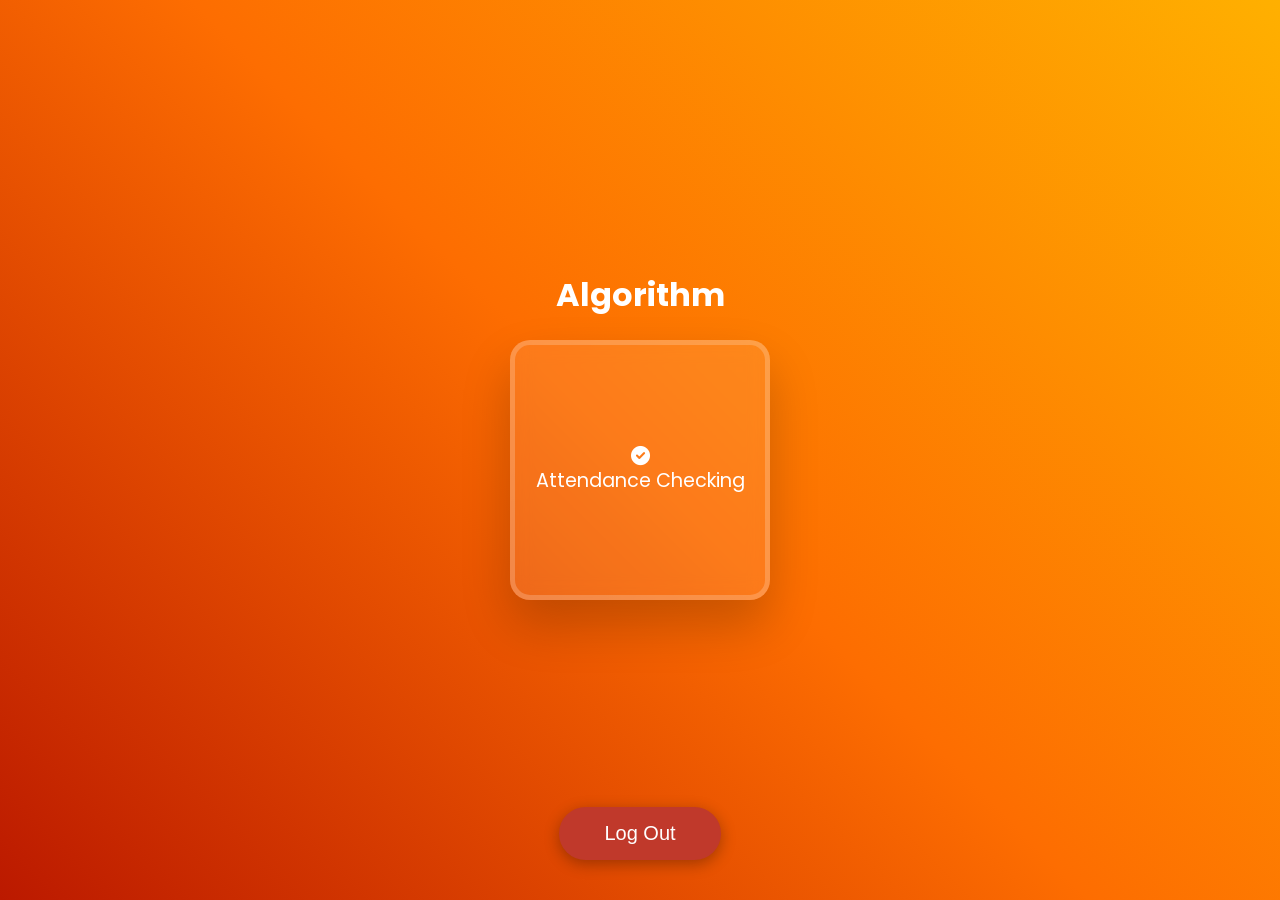
<file: templates/algo.html>
<!DOCTYPE html>
<html lang="en">
<head>
    <meta charset="UTF-8">
    <meta name="viewport" content="width=device-width, initial-scale=1.0">
    <title>Algorithm</title>

    <!-- Font Awesome Icons CDN -->
    <link rel="stylesheet" href="https://cdnjs.cloudflare.com/ajax/libs/font-awesome/6.0.0-beta3/css/all.min.css">
    <!-- Google Font: Poppins for body, Playfair Display for headings -->
    <link href="https://fonts.googleapis.com/css2?family=Poppins:wght@400;600&family=Playfair+Display:wght@600&display=swap" rel="stylesheet">

    <style>
        /* Your existing styles here */
        body {
            font-family: 'Poppins', sans-serif;
            display: flex;
            flex-direction: column;
            align-items: center;
            justify-content: center;
            height: 100vh;
            margin: 0;
            background: linear-gradient(45deg, #bb1900, #fd6d01, #ffb000);
            color: #FFFFFF;
            overflow: hidden;
            position: relative;
            perspective: 1000px;
        }

        /* Container and Box styling */
        .container {
            display: flex;
            justify-content: center;
            gap: 50px;
            margin-bottom: 50px;
            z-index: 10;
            position: relative;
        }

        .box {
            width: 250px;
            height: 250px;
            display: flex;
            flex-direction: column;
            align-items: center;
            justify-content: center;
            font-size: 1.2rem;
            color: #FFFFFF;
            background: rgba(255, 255, 255, 0.1);
            backdrop-filter: blur(10px);
            border: 5px solid rgba(255, 255, 255, 0.2);
            text-align: center;
            cursor: pointer;
            transition: all 0.4s ease;
            box-shadow: 0 25px 50px rgba(0, 0, 0, 0.2);
            border-radius: 20px;
            position: relative;
            z-index: 2;
        }

        .logout-btn {
            padding: 15px 45px;
            font-size: 20px;
            color: #FFFFFF;
            background-color: #C0392B;
            border: none;
            border-radius: 40px;
            cursor: pointer;
            box-shadow: 0 4px 15px rgba(0, 0, 0, 0.3);
            transition: all 0.4s ease;
            position: fixed;
            bottom: 40px;
            z-index: 10;
        }

        .logout-btn:hover {
            background-color: #E74C3C;
            box-shadow: 0 6px 25px rgba(0, 0, 0, 0.4);
            transform: translateY(-6px);
        }
    </style>
</head>
<body>

    <h1>Algorithm</h1>

    <div class="container">
        <!-- Box: Attendance Checking -->
        <div class="box" onclick="handleAttendanceClick()">
            <i class="fas fa-check-circle"></i>
            Attendance Checking
        </div>
    </div>

    <!-- Logout Button -->
    <button class="logout-btn" onclick="confirmLogout()">Log Out</button>

    <script>
        // Function to handle Attendance Checking click event
        function handleAttendanceClick() {
            window.location.href = 'checkAalgo.html'; // Redirect to checkAalgo.html
        }

        // Function to confirm logout action
        function confirmLogout() {
            window.location.href = 'index.html'; // Redirect to index.html
        }
    </script>

</body>
</html>
</file>
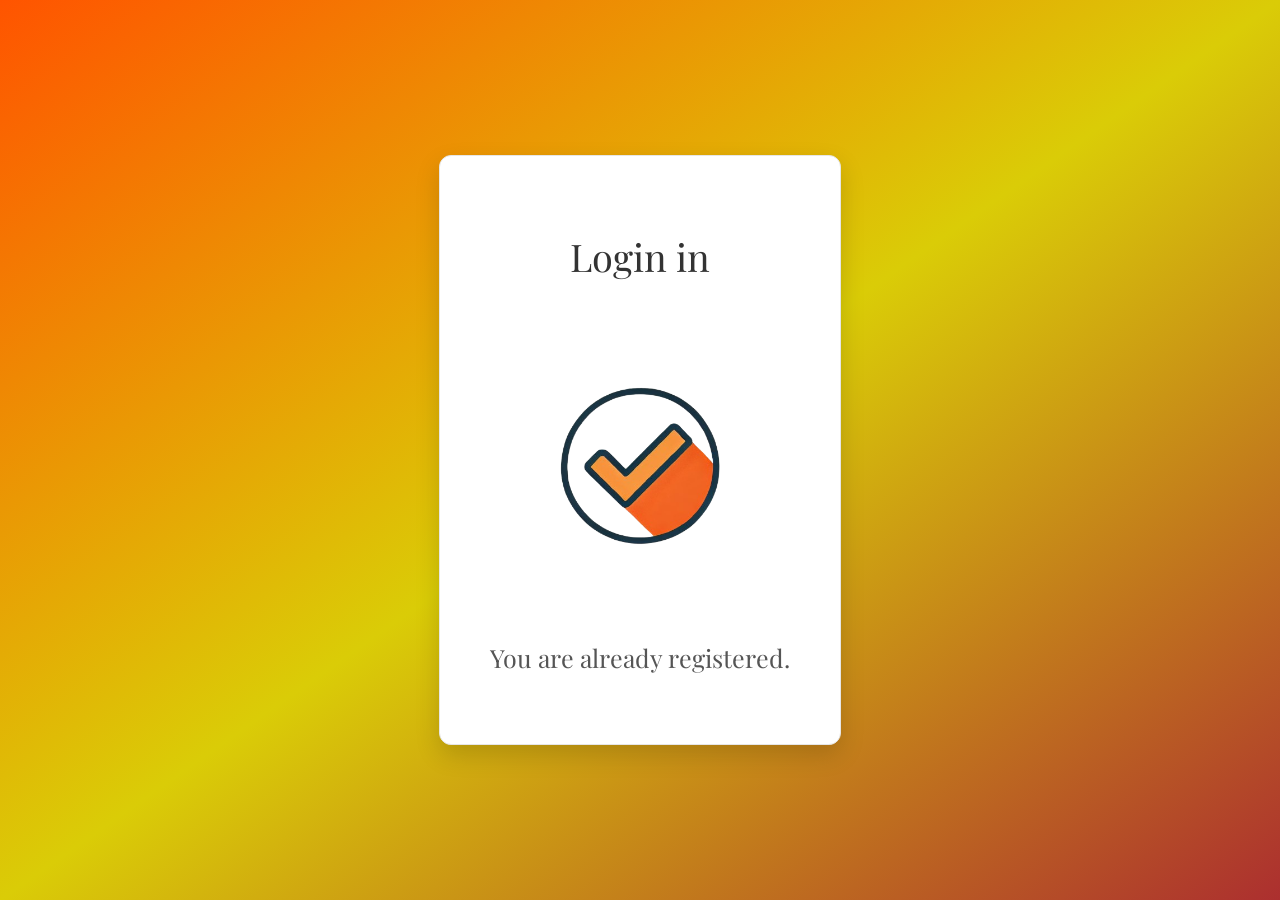
<file: templates/alreadylog.html>
<!DOCTYPE html>
<html lang="en">
<head>
    <meta charset="UTF-8">
    <meta name="viewport" content="width=device-width, initial-scale=1.0">
    <title>Sign In</title>
    <link href="https://fonts.googleapis.com/css2?family=Playfair+Display:wght@300;400;700&display=swap" rel="stylesheet">
    <style>
        body {
            font-family: 'Playfair Display', serif;
            background: linear-gradient(to bottom right, #ff5400, #dacc07 , #ac2f2f);
            display: flex;
            justify-content: center;
            align-items: center;
            height: 100vh;
            margin: 0;
            overflow: hidden;
        }
        .container {
            background-color: white;
            box-shadow: 0 10px 25px rgba(0, 0, 0, 0.15);
            padding: 50px;
            text-align: center;
            border-radius: 12px;
            border: 1px solid #e6e6e6;
            opacity: 0;
            transform: translateY(30px);
            animation: fadeIn 1s forwards ease-in-out;
        }
        @keyframes fadeIn {
            to {
                opacity: 1;
                transform: translateY(0);
            }
        }
        .container h1 {
            font-size: 38px;
            font-weight: 400;
            margin-bottom: 30px;
            color: #333;
        }
        .container img {
            width: 280px;
            height: 280px;
            margin-top: 20px;
            transition: transform 0.4s ease-in-out;
        }
        .container img:hover {
            transform: scale(1.08);
        }
        .container p {
            font-size: 25px;
            font-weight: 300;
            color: #555;
            margin-top: 25px;
            margin-bottom: 20px;
            opacity: 0;
            animation: fadeInText 1.5s forwards ease-in-out;
            animation-delay: 0.5s;
        }
        @keyframes fadeInText {
            to {
                opacity: 1;
            }
        }
    </style>
</head>
<body>
    <div class="container">
        <h1>Login in</h1>
        <img src="/static/A_simple_flat_orange_checkmark_symbol_inside_a_cir-removebg-preview.png" alt="Orange check mark">
        <p>You are already registered.</p>
    </div>
</body>
</html>
</file>
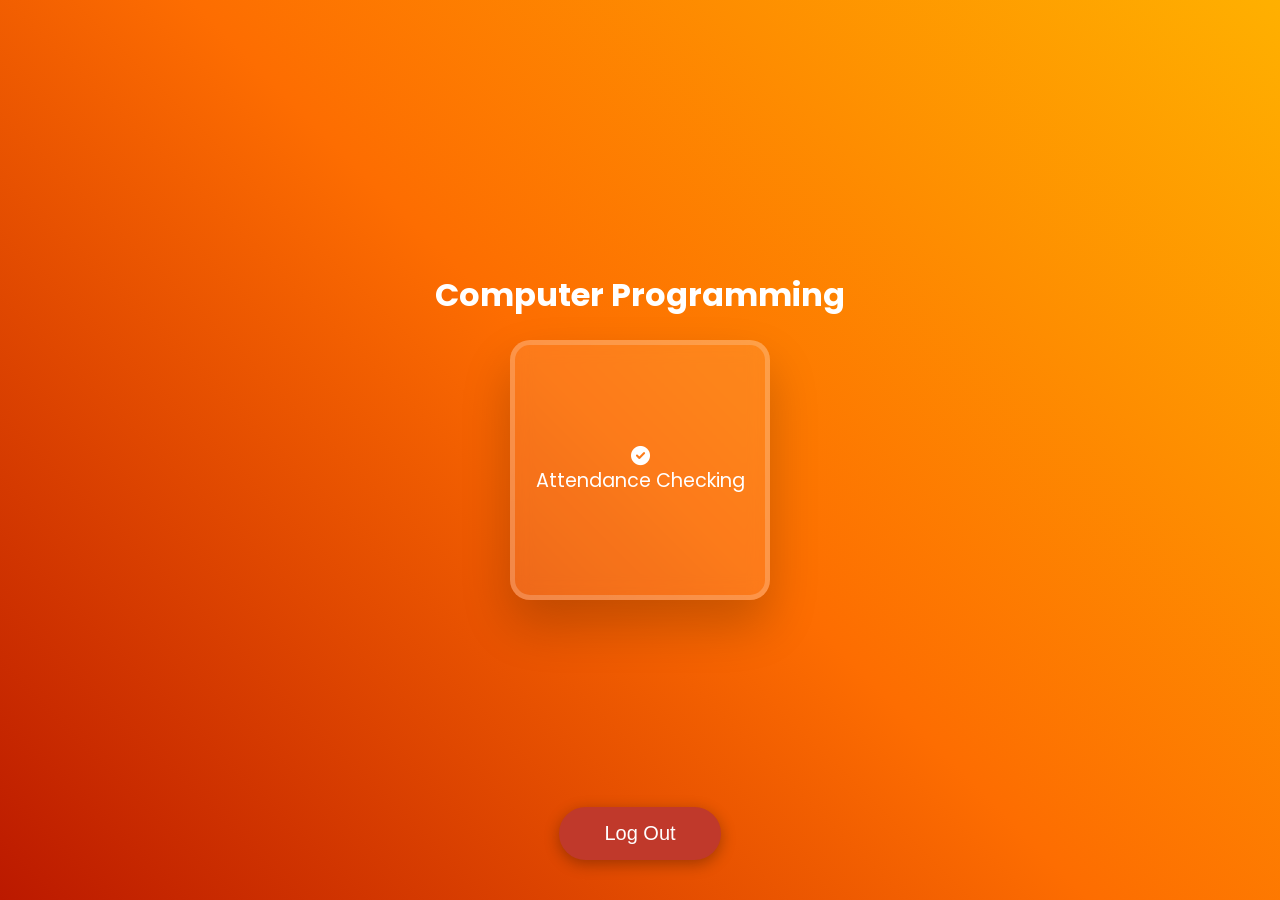
<file: templates/com_pro.html>
<!DOCTYPE html>
<html lang="en">
<head>
    <meta charset="UTF-8">
    <meta name="viewport" content="width=device-width, initial-scale=1.0">
    <title>Computer Programming</title>

    <!-- Font Awesome Icons CDN -->
    <link rel="stylesheet" href="https://cdnjs.cloudflare.com/ajax/libs/font-awesome/6.0.0-beta3/css/all.min.css">
    <!-- Google Font: Poppins for body, Playfair Display for headings -->
    <link href="https://fonts.googleapis.com/css2?family=Poppins:wght@400;600&family=Playfair+Display:wght@600&display=swap" rel="stylesheet">

    <style>
        /* Your existing styles here */
        body {
            font-family: 'Poppins', sans-serif;
            display: flex;
            flex-direction: column;
            align-items: center;
            justify-content: center;
            height: 100vh;
            margin: 0;
            background: linear-gradient(45deg, #bb1900, #fd6d01, #ffb000);
            color: #FFFFFF;
            overflow: hidden;
            position: relative;
            perspective: 1000px;
        }

        .container {
            display: flex;
            justify-content: center;
            gap: 50px;
            margin-bottom: 50px;
            z-index: 10;
            position: relative;
        }

        .box {
            width: 250px;
            height: 250px;
            display: flex;
            flex-direction: column;
            align-items: center;
            justify-content: center;
            font-size: 1.2rem;
            color: #FFFFFF;
            background: rgba(255, 255, 255, 0.1);
            backdrop-filter: blur(10px);
            border: 5px solid rgba(255, 255, 255, 0.2);
            text-align: center;
            cursor: pointer;
            transition: all 0.4s ease;
            box-shadow: 0 25px 50px rgba(0, 0, 0, 0.2);
            border-radius: 20px;
            position: relative;
            z-index: 2;
        }

        .logout-btn {
            padding: 15px 45px;
            font-size: 20px;
            color: #FFFFFF;
            background-color: #C0392B;
            border: none;
            border-radius: 40px;
            cursor: pointer;
            box-shadow: 0 4px 15px rgba(0, 0, 0, 0.3);
            transition: all 0.4s ease;
            position: fixed;
            bottom: 40px;
            z-index: 10;
        }

        .logout-btn:hover {
            background-color: #E74C3C;
            box-shadow: 0 6px 25px rgba(0, 0, 0, 0.4);
            transform: translateY(-6px);
        }
    </style>
</head>
<body>

    <h1>Computer Programming</h1>

    <div class="container">
        <!-- Box: Attendance Checking -->
        <div class="box" onclick="handleAttendanceClick()">
            <i class="fas fa-check-circle"></i>
            Attendance Checking
        </div>
    </div>

    <!-- Logout Button -->
    <button class="logout-btn" onclick="confirmLogout()">Log Out</button>

    <script>
        // Function to handle Attendance Checking click event
        function handleAttendanceClick() {
            window.location.href = 'checkAcompro.html'; // Redirect to checkAcompro.html
        }

        // Function to confirm logout action
        function confirmLogout() {
            window.location.href = 'index.html'; // Redirect to index.html
        }
    </script>

</body>
</html>
</file>
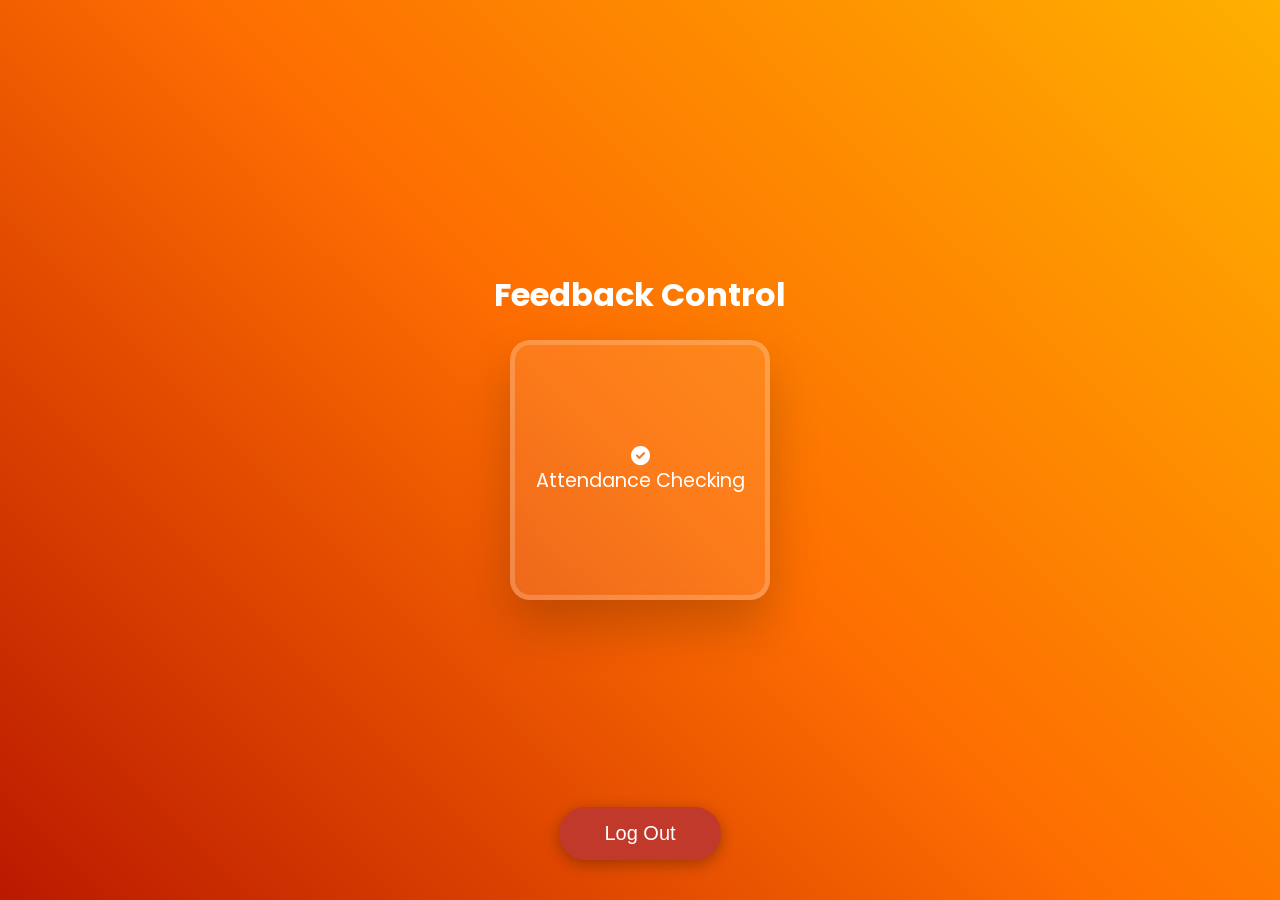
<file: templates/feedback_control.html>
<!DOCTYPE html>
<html lang="en">
<head>
    <meta charset="UTF-8">
    <meta name="viewport" content="width=device-width, initial-scale=1.0">
    <title>Feedback Control</title>

    <!-- Font Awesome Icons CDN -->
    <link rel="stylesheet" href="https://cdnjs.cloudflare.com/ajax/libs/font-awesome/6.0.0-beta3/css/all.min.css">
    <!-- Google Font: Poppins for body, Playfair Display for headings -->
    <link href="https://fonts.googleapis.com/css2?family=Poppins:wght@400;600&family=Playfair+Display:wght@600&display=swap" rel="stylesheet">

    <style>
        /* Your existing styles here */
        body {
            font-family: 'Poppins', sans-serif;
            display: flex;
            flex-direction: column;
            align-items: center;
            justify-content: center;
            height: 100vh;
            margin: 0;
            background: linear-gradient(45deg, #bb1900, #fd6d01, #ffb000);
            color: #FFFFFF;
            overflow: hidden;
            position: relative;
            perspective: 1000px;
        }

        .container {
            display: flex;
            justify-content: center;
            gap: 50px;
            margin-bottom: 50px;
            z-index: 10;
            position: relative;
        }

        .box {
            width: 250px;
            height: 250px;
            display: flex;
            flex-direction: column;
            align-items: center;
            justify-content: center;
            font-size: 1.2rem;
            color: #FFFFFF;
            background: rgba(255, 255, 255, 0.1);
            backdrop-filter: blur(10px);
            border: 5px solid rgba(255, 255, 255, 0.2);
            text-align: center;
            cursor: pointer;
            transition: all 0.4s ease;
            box-shadow: 0 25px 50px rgba(0, 0, 0, 0.2);
            border-radius: 20px;
            position: relative;
            z-index: 2;
        }

        .logout-btn {
            padding: 15px 45px;
            font-size: 20px;
            color: #FFFFFF;
            background-color: #C0392B;
            border: none;
            border-radius: 40px;
            cursor: pointer;
            box-shadow: 0 4px 15px rgba(0, 0, 0, 0.3);
            transition: all 0.4s ease;
            position: fixed;
            bottom: 40px;
            z-index: 10;
        }

        .logout-btn:hover {
            background-color: #E74C3C;
            box-shadow: 0 6px 25px rgba(0, 0, 0, 0.4);
            transform: translateY(-6px);
        }
    </style>
</head>
<body>

    <h1>Feedback Control</h1>

    <div class="container">
        <!-- Box: Attendance Checking -->
        <div class="box" onclick="handleAttendanceClick()">
            <i class="fas fa-check-circle"></i>
            Attendance Checking
        </div>
    </div>

    <!-- Logout Button -->
    <button class="logout-btn" onclick="confirmLogout()">Log Out</button>

    <script>
        // Function to handle Attendance Checking click event
        function handleAttendanceClick() {
            window.location.href = 'CheackA.html'; // Redirect to CheackA.html
        }

        // Function to confirm logout action
        function confirmLogout() {
            window.location.href = 'index.html'; // Redirect to index.html
        }
    </script>

</body>
</html>
</file>
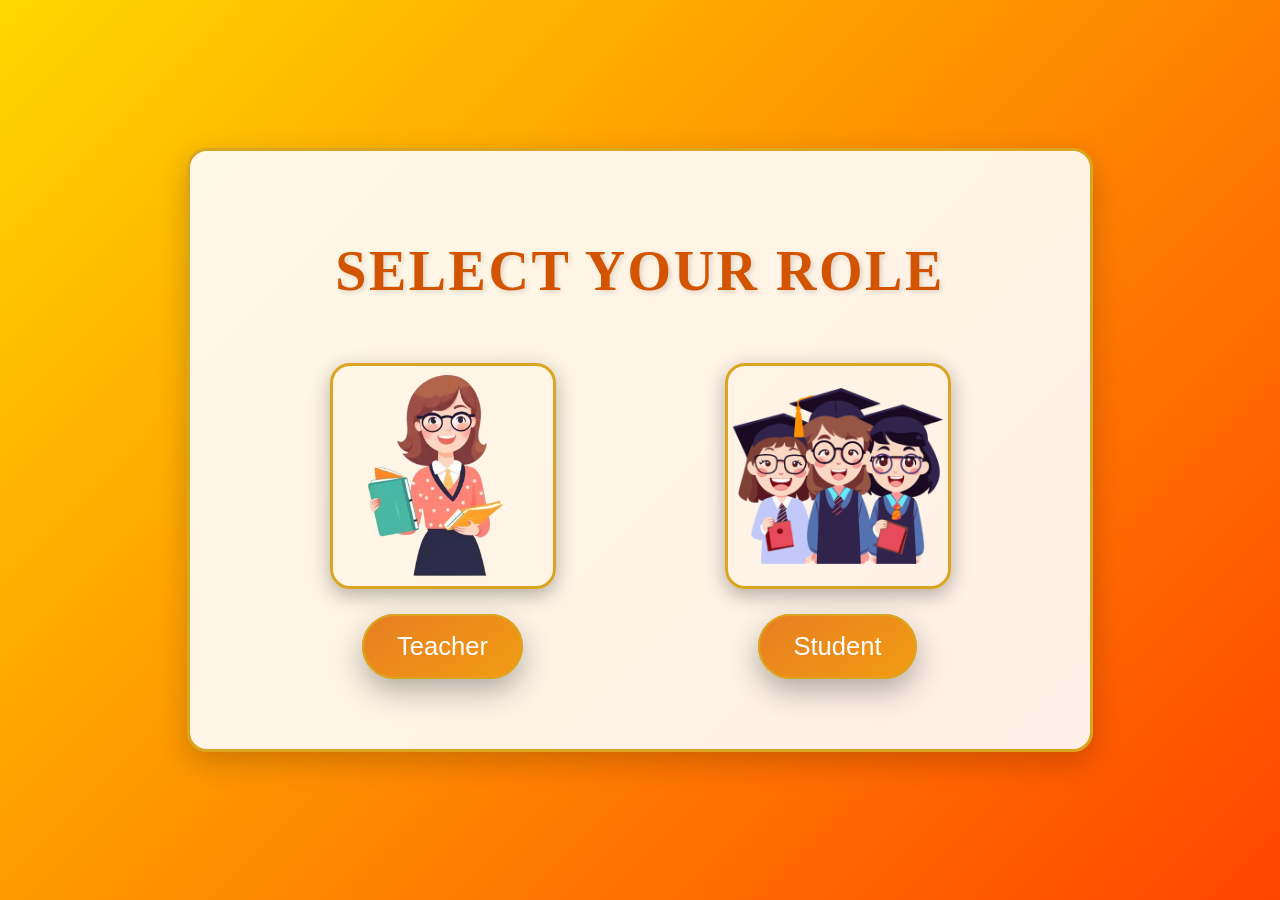
<file: templates/test.S.html>
<!DOCTYPE html>
<html lang="en">
<head>
    <meta charset="UTF-8">
    <meta name="viewport" content="width=device-width, initial-scale=1.0">
    <title>Select Role</title>
    <link rel="stylesheet" href="/static/test.S.css">
</head>
<body>
    <div class="container">
        <h1>Select Your Role</h1>
        <div class="selection">
            <div class="role teacher">
                <img src="/static/pngtree-teachers-day-characters-png-image_6740168.png" alt="Teacher" class="role-image">
                <button class="role-button" onclick="window.location.href='/testRegisT'">Teacher</button>
            </div>
            <div class="role student">
                <img src="/static/cartoon-graduate-students-icon-free-png.png" alt="Student" class="role-image">
                <button class="role-button" onclick="window.location.href='/testRegisterS'">Student</button>
            </div>
        </div>
    </div>
</body>
</html>
</file>
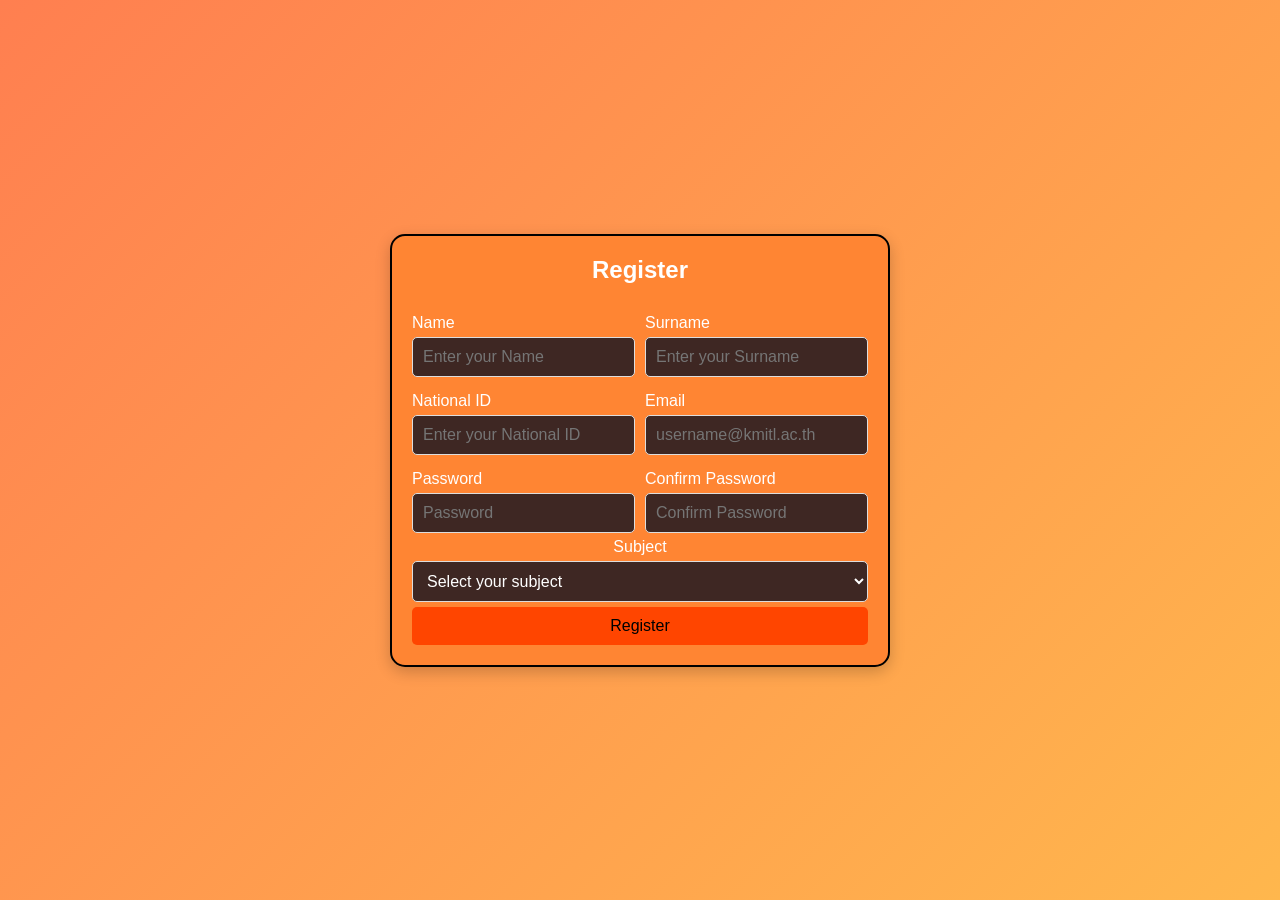
<file: templates/testRegisT.html>
<!DOCTYPE html>
<html lang="en">
<head>
    <meta charset="UTF-8">
    <meta name="viewport" content="width=device-width, initial-scale=1.0">
    <title>Register Page</title>
    <style>
        /* The existing design remains unchanged */
        * {
            margin: 0;
            padding: 0;
            box-sizing: border-box;
        }

        body {
            font-family: Arial, sans-serif;
            margin: 0;
            padding: 0;
            height: 100vh;
            overflow: hidden;
            display: flex;
            justify-content: center;
            align-items: center;
            background: linear-gradient(135deg, #ff7f50, #ffb74d);
        }

        .container {
            display: flex;
            flex-direction: column;
            align-items: center;
            justify-content: center;
            gap: 20px;
        }

        .login-container {
            z-index: 4;
            position: relative;
            background-color: #ff8533;
            padding: 20px;
            border-radius: 15px;
            width: 500px;
            text-align: center;
            box-shadow: 0 5px 15px rgba(0, 0, 0, 0.2);
            border: 2px solid black;
        }

        .login-container h2 {
            color: #fff;
            margin-bottom: 20px;
        }

        .form-row {
            display: flex;
            gap: 10px;
        }

        .form-row .form-column {
            flex: 1;
            display: flex;
            flex-direction: column;
        }

        .login-container label {
            text-align: left;
            color: #fff;
            margin-top: 10px;
        }

        .login-container input, .login-container select {
            width: 100%;
            padding: 10px;
            margin: 5px 0;
            border-radius: 5px;
            border: 1px solid #ddd;
            font-size: 16px;
            background-color: #3e2723;
            color: #fff;
        }

        .login-container button {
            width: 100%;
            padding: 10px;
            background-color: #ff4500;
            color: #000;
            border: none;
            border-radius: 5px;
            cursor: pointer;
            font-size: 16px;
        }

        .login-container button:hover {
            background-color: #ff652f;
        }
    </style>
</head>
<body>

<div class="container">
    <div class="login-container">
        <h2>Register</h2>
        <form onsubmit="event.preventDefault(); redirectToIndex();">
            <div class="form-row">
                <div class="form-column">
                    <label for="name">Name</label>
                    <input type="text" id="name" placeholder="Enter your Name" required>
                </div>
                <div class="form-column">
                    <label for="surname">Surname</label>
                    <input type="text" id="surname" placeholder="Enter your Surname" required>
                </div>
            </div>

            <div class="form-row">
                <div class="form-column">
                    <label for="national-id">National ID</label>
                    <input type="text" id="national-id" placeholder="Enter your National ID" required>
                </div>
                <div class="form-column">
                    <label for="email">Email</label>
                    <input type="email" id="email" placeholder="username@kmitl.ac.th" required>
                </div>
            </div>

            <div class="form-row">
                <div class="form-column">
                    <label for="password">Password</label>
                    <input type="password" id="password" placeholder="Password" required>
                </div>
                <div class="form-column">
                    <label for="confirm-password">Confirm Password</label>
                    <input type="password" id="confirm-password" placeholder="Confirm Password" required>
                </div>
            </div>

            <label for="subject">Subject</label>
            <select id="subject" required>
                <option value="" disabled selected>Select your subject</option>
                <option value="subject1">FEEDBACK CONTROL</option>
                <option value="subject2">INTRODUCTION TO ALGORITHMS</option>
                <option value="subject3">ADVANCED COMPUTER PROGRAMMING FOR RAI</option>
            </select>

            <button type="submit">Register</button>
        </form>
    </div>
</div>

<script>
    function redirectToIndex() {
        window.location.href = '/alreadyregis';
    }
</script>

</body>
</html>
</file>
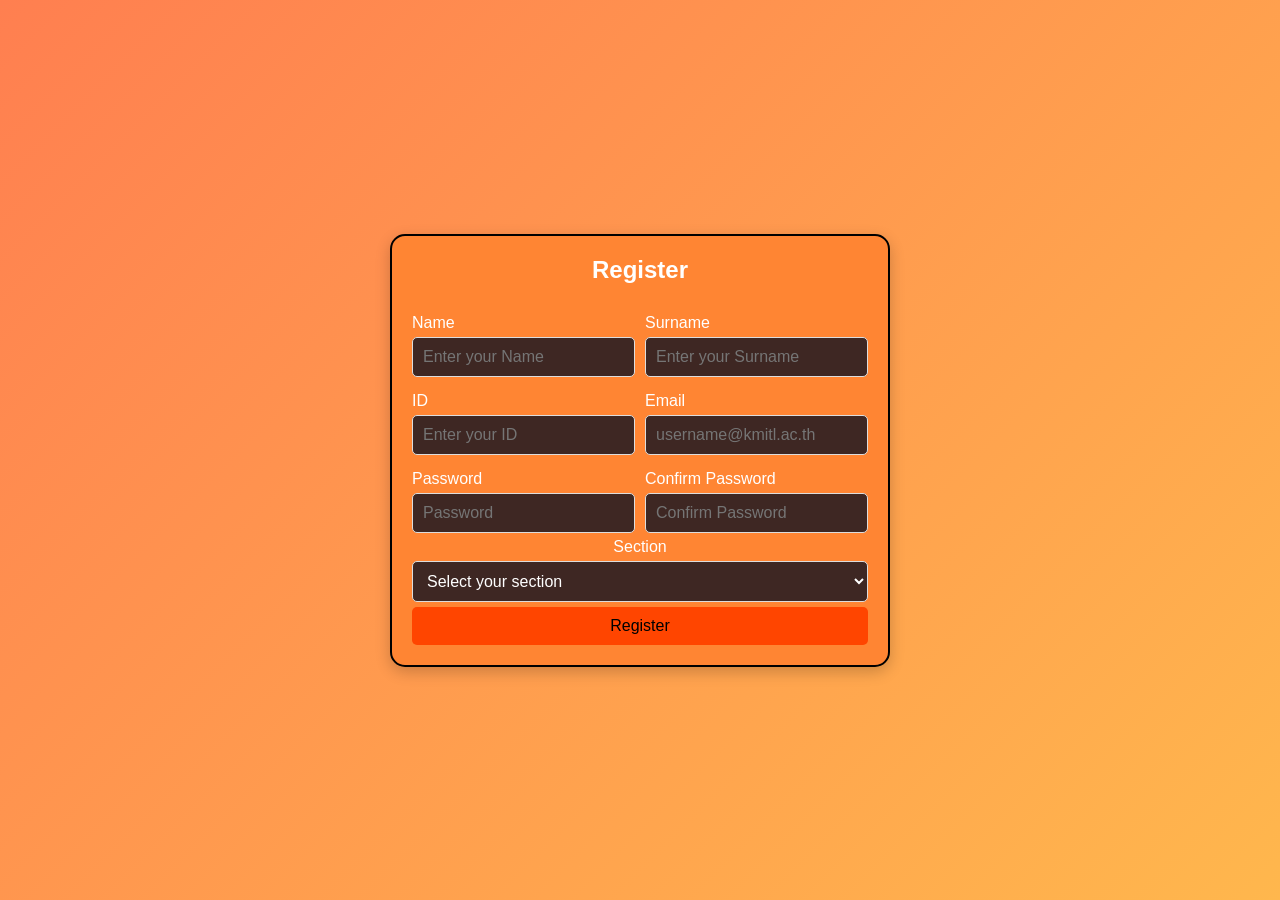
<file: templates/testRegisterS.html>
<!DOCTYPE html>
<html lang="en">
<head>
    <meta charset="UTF-8">
    <meta name="viewport" content="width=device-width, initial-scale=1.0">
    <title>Register Page</title>
    <style>
        /* Design styles remain unchanged */
        * {
            margin: 0;
            padding: 0;
            box-sizing: border-box;
        }

        body {
            font-family: Arial, sans-serif;
            margin: 0;
            padding: 0;
            height: 100vh;
            overflow: hidden;
            display: flex;
            justify-content: center;
            align-items: center;
            background: linear-gradient(135deg, #ff7f50, #ffb74d);
        }

        .container {
            display: flex;
            flex-direction: column;
            align-items: center;
            justify-content: center;
            gap: 20px;
        }

        .login-container {
            z-index: 4;
            position: relative;
            background-color: #ff8533;
            padding: 20px;
            border-radius: 15px;
            width: 500px;
            text-align: center;
            box-shadow: 0 5px 15px rgba(0, 0, 0, 0.2);
            border: 2px solid black;
        }

        .login-container h2 {
            color: #fff;
            margin-bottom: 20px;
        }

        .form-row {
            display: flex;
            gap: 10px;
        }

        .form-row .form-column {
            flex: 1;
            display: flex;
            flex-direction: column;
        }

        .login-container label {
            text-align: left;
            color: #fff;
            margin-top: 10px;
        }

        .login-container input, .login-container select {
            width: 100%;
            padding: 10px;
            margin: 5px 0;
            border-radius: 5px;
            border: 1px solid #ddd;
            font-size: 16px;
            background-color: #3e2723;
            color: #fff;
        }

        .login-container button {
            width: 100%;
            padding: 10px;
            background-color: #ff4500;
            color: #000;
            border: none;
            border-radius: 5px;
            cursor: pointer;
            font-size: 16px;
        }

        .login-container button:hover {
            background-color: #ff652f;
        }
    </style>
</head>
<body>

<div class="container">
    <div class="login-container">
        <h2>Register</h2>
        <form action="/register" method="post">
            <div class="form-row">
                <div class="form-column">
                    <label for="name">Name</label>
                    <input type="text" name="name" id="name" placeholder="Enter your Name" required>
                </div>
                <div class="form-column">
                    <label for="surname">Surname</label>
                    <input type="text" name="surname" id="surname" placeholder="Enter your Surname" required>
                </div>
            </div>

            <div class="form-row">
                <div class="form-column">
                    <label for="user-id">ID</label>
                    <input type="text" name="user_id" id="user-id" placeholder="Enter your ID" required>
                </div>
                <div class="form-column">
                    <label for="email">Email</label>
                    <input type="email" name="email" id="email" placeholder="username@kmitl.ac.th" required>
                </div>
            </div>

            <div class="form-row">
                <div class="form-column">
                    <label for="password">Password</label>
                    <input type="password" name="password" id="password" placeholder="Password" required>
                </div>
                <div class="form-column">
                    <label for="confirm-password">Confirm Password</label>
                    <input type="password" name="confirm_password" id="confirm-password" placeholder="Confirm Password" required>
                </div>
            </div>

            <label for="section">Section</label>
            <select name="section" id="section" required>
                <option value="" disabled selected>Select your section</option>
                <option value="1">Section 1</option>
                <option value="2">Section 2</option>
                <option value="3">Section 3</option>
            </select>

            <button type="submit">Register</button>
        </form>
    </div>
</div>

</body>
</html>
</file>
<file: static/test.S.css>
/* General body styling */
body {
    font-family: 'Playfair Display', serif; /* Elegant, high-end serif font */
    background: linear-gradient(135deg, #FFD700, #FF4500); /* Higher contrast gradient: bright gold to deep orange-red */
    color: #333;
    margin: 0;
    padding: 0;
    display: flex;
    justify-content: center;
    align-items: center;
    height: 100vh;
    background-size: cover;
    background-position: center;
}

/* Container with a textured finish */
.container {
    text-align: center;
    padding: 50px;
    background-color: rgba(255, 255, 255, 0.9); /* Light opacity for modern look */
    border-radius: 20px;
    box-shadow: 0 10px 30px rgba(0, 0, 0, 0.2);
    border: 3px solid #DAA520; /* Thicker gold border for emphasis */
    max-width: 800px; /* Increased max-width for larger images */
    width: 100%;
    backdrop-filter: blur(10px); /* Soft blur effect for high-end vibe */
}

/* Heading styling */
h1 {
    font-size: 3.5em; /* Slightly increased font size for emphasis */
    color: #D35400; /* Refined deep orange */
    margin-bottom: 40px;
    letter-spacing: 2.5px;
    text-transform: uppercase;
    text-shadow: 2px 2px 5px rgba(0, 0, 0, 0.15); /* Subtle shadow */
    font-weight: 700;
}

/* Selection area */
.selection {
    display: flex;
    justify-content: space-around;
    gap: 30px;
    padding: 20px; /* Added padding for more spacing */
}

/* Individual role styling */
.role {
    display: flex;
    flex-direction: column;
    align-items: center;
    text-align: center;
}

/* Role images with larger size and framing */
.role-image {
    width: 220px; /* Increased image size */
    height: auto;
    border-radius: 20px;
    border: 3px solid #DAA520; /* Gold trim */
    box-shadow: 0 6px 20px rgba(0, 0, 0, 0.3); /* Stronger shadow for depth */
    margin-bottom: 25px;
    transition: transform 0.3s ease-in-out;
}

.role-image:hover {
    transform: scale(1.08); /* Slightly increased zoom on hover */
}

/* Button with luxurious 3D effect */
.role-button {
    background: linear-gradient(145deg, #E67E22, #F39C12);
    color: white;
    border: none;
    padding: 18px 35px; /* Increased padding for a bigger button */
    font-size: 1.6em; /* Increased button font size */
    font-family: 'Montserrat', sans-serif; /* Modern sans-serif for contrast */
    border-radius: 50px;
    transition: all 0.3s ease;
    cursor: pointer;
    box-shadow: 0 12px 30px rgba(0, 0, 0, 0.3); /* Stronger shadow for more depth */
    position: relative;
    z-index: 1;
}

.role-button::before {
    content: '';
    position: absolute;
    top: 0;
    left: 0;
    right: 0;
    bottom: 0;
    border-radius: 50px;
    border: 2px solid #DAA520; /* Gold outer border for luxury */
    z-index: -1;
}

.role-button:hover {
    background: linear-gradient(145deg, #D35400, #E67E22);
    box-shadow: 0 14px 35px rgba(0, 0, 0, 0.4); /* Deeper shadow for more impact */
    transform: translateY(-6px); /* Increased 3D lift on hover */
}

/* Focused button with elegant glow */
.role-button:focus {
    outline: none;
    box-shadow: 0 0 20px 7px rgba(218, 165, 32, 0.8); /* Stronger gold glow on focus */
}

/* Animation for smooth transitions */
.role-button, .role-image {
    transition: all 0.3s ease;
}
</file>
